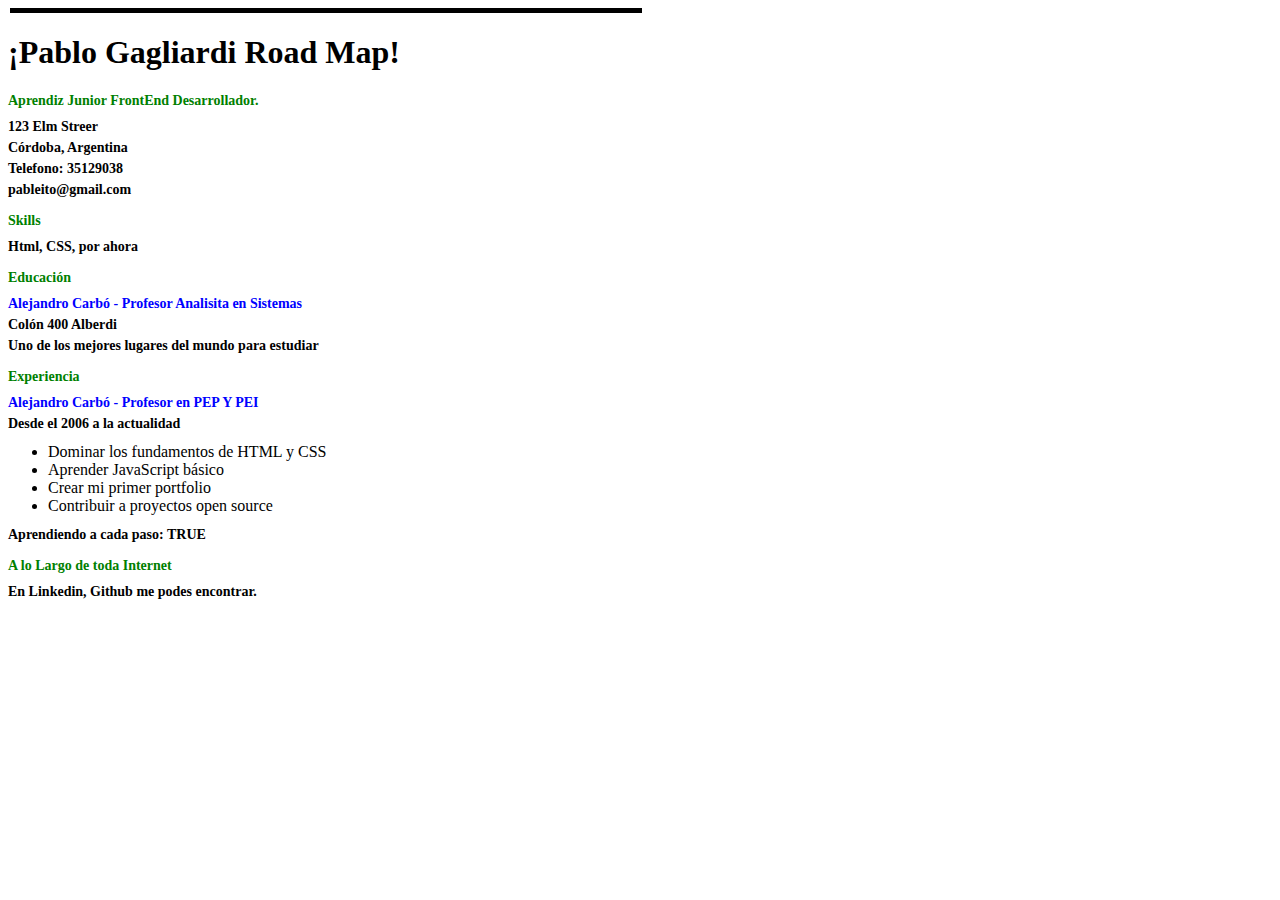
<file: INDEX.HTML>
<!DOCTYPE html>
<html lang="es">
<head>
    <!-- Favicon (icono en la pestaña del navegador) -->
    <link rel="icon" href="favicon.ico" type="image/x-icon"> <!-- Versión básica .ico -->
    <link rel="icon" href="img/favicon-32x32.png" type="image/png" sizes="32x32"> <!-- Para dispositivos modernos -->
    <link rel="apple-touch-icon" href="img/apple-touch-icon.png"> <!-- Para iOS -->
    <meta charset="UTF-8">
    <meta name="viewport" content="width=device-width, initial-scale=1.0">
    <title>Profesor Pablo Gagliardi</title>
    <meta property="og:title" content="Roadmap de Pablo Gagliardi | Futuro Desarrollador FrontEnd">
    <meta property="og:description" content="Mi trayectoria de aprendizaje en desarrollo web: HTML, CSS y próximamente JavaScript.">
    
    <!-- Twitter -->
    <meta name="twitter:card" content="summary">
    <meta name="twitter:creator" content="@tuUsuario"> <!-- Tu @ de Twitter (opcional) -->
</head>
<style>
    /* Estilo para la línea horizontal */
    hr {
        border: none; /* Elimina el borde predeterminado */
        height: 5px; /* Ajusta el grosor de la línea */
        width: 50%; /* Ajusta el ancho de la línea (50% del ancho de la pantalla) */
        background-color: black; /* Cambia el color de la línea */
        margin-left: 2px; /* Centra la línea horizontal */
    }
</style>
<style>
    /*Texto de los parrafos*/
    .texto-estilizado {
      color: green;
      font-size: 14px;
      font-weight: bold;
    }
    .titulo{
        color: black;
        font-size: 14px;
        font-weight: bold;
        line-height: 0.5;
    }
    .titulo_azul{
        color: blue;
        font-size: 14px;
        font-weight: bold;
        line-height: 0.5;
    }
  </style>
<style>
    .espacio {
      margin: 20px 0; /* 20px arriba/abajo, 0 izquierda/derecha */
      display: block;
    }
</style>
</head>
<body>
    <hr>
    <div class="espacio"></div>
    <h1>¡Pablo Gagliardi Road Map!</h1>
    <div class="espacio"></div>
    <p class="texto-estilizado">Aprendiz Junior FrontEnd Desarrollador.</p>
    <p class="titulo"> 123 Elm Streer</p>
    <p class="titulo"> Córdoba, Argentina</p>
    <p class="titulo"> Telefono: 35129038</p>
    <p class="titulo"> pableito@gmail.com</p>
    <div class="espacio"></div>
    <p class="texto-estilizado"> Skills </p>
    <p class="titulo"> Html, CSS, por ahora</p>
    <div class="espacio"></div>
    <p class="texto-estilizado"> Educación </p>
    <p class="titulo_azul"> Alejandro Carbó - Profesor Analisita en Sistemas</p>
    <p class="titulo"> Colón 400 Alberdi</p>
    <p class="titulo"> Uno de los mejores lugares del mundo para estudiar</p>
    <div class="espacio"></div>
    <p class="texto-estilizado"> Experiencia </p>
    <p class="titulo_azul"> Alejandro Carbó - Profesor en PEP Y PEI</p>
    <p class="titulo"> Desde el 2006 a la actualidad</p>
    <ul>
        <li>Dominar los fundamentos de HTML y CSS</li>
        <li>Aprender JavaScript básico</li>
        <li>Crear mi primer portfolio</li>
        <li>Contribuir a proyectos open source</li>
    </ul>
    <p class="titulo"> Aprendiendo a cada paso: TRUE </p>
    <div class="espacio"></div>
    <p class="texto-estilizado"> A lo Largo de toda Internet </p>
    <p class="titulo"> En Linkedin, Github me podes encontrar.</p>
</body>
</html>
</file>
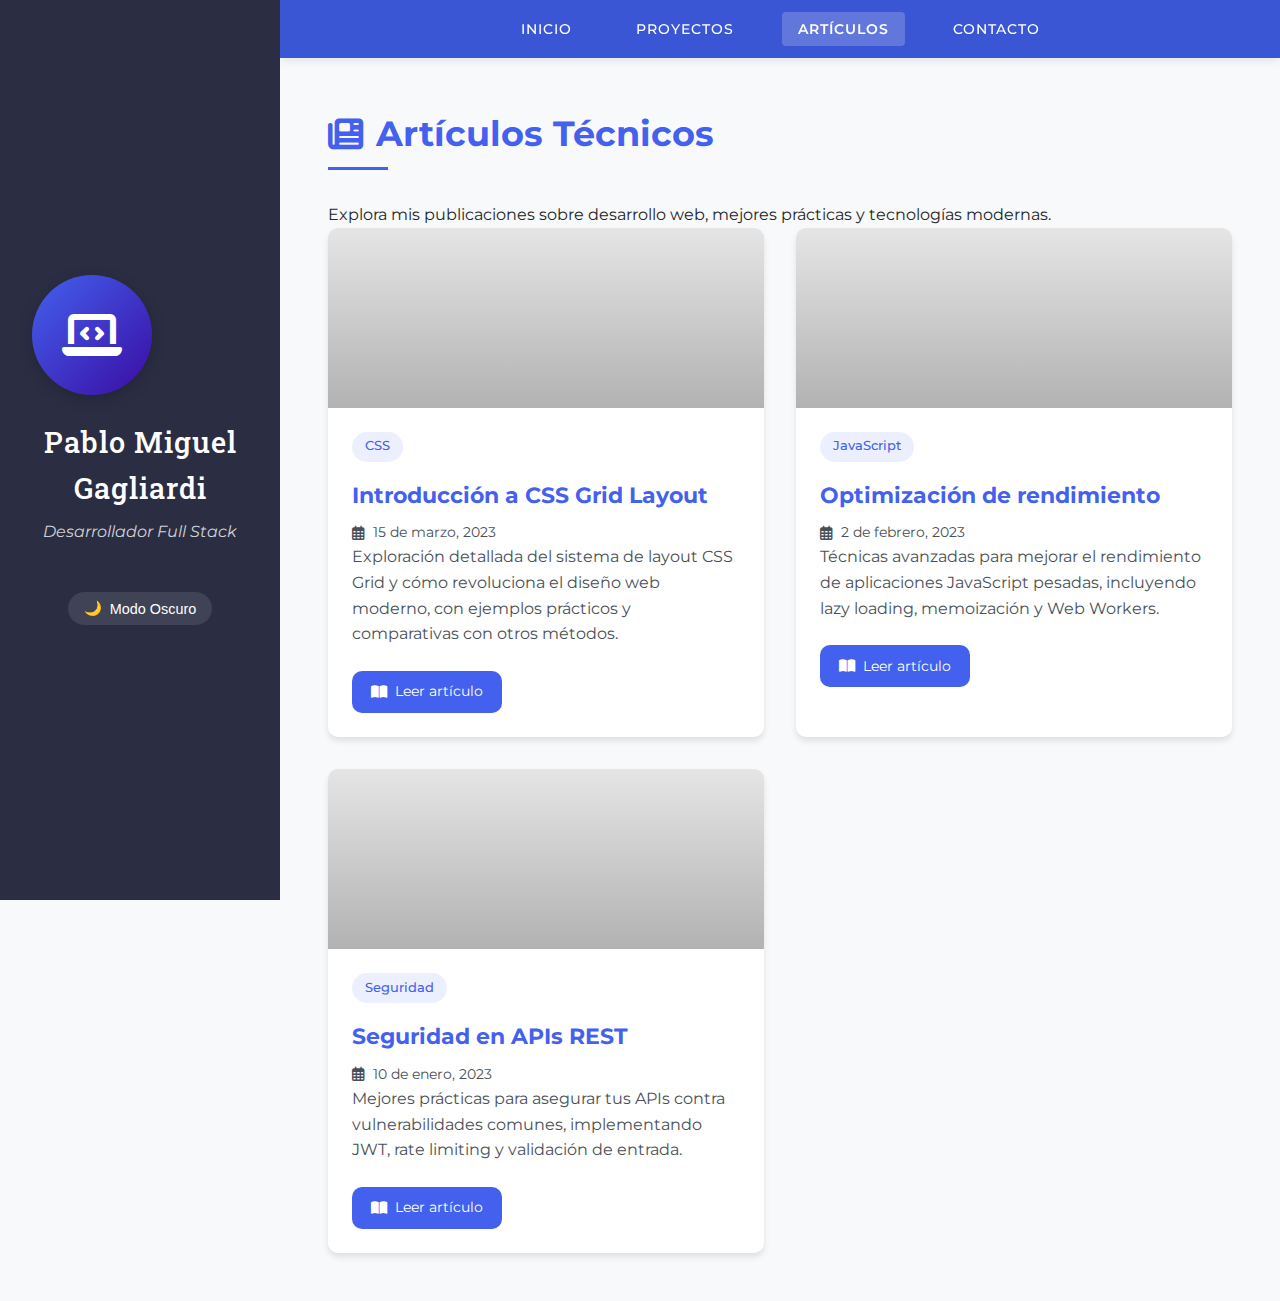
<file: articulos.html>
<!DOCTYPE html>
<html lang="es">
<head>
    <meta charset="UTF-8">
    <meta name="viewport" content="width=device-width, initial-scale=1.0">
    <title>Artículos Técnicos | Pablo Miguel Gagliardi</title>
    <link rel="preconnect" href="https://fonts.googleapis.com">
    <link rel="preconnect" href="https://fonts.gstatic.com" crossorigin>
    <link href="https://fonts.googleapis.com/css2?family=Montserrat:wght@400;500;600;700&family=Roboto+Slab:wght@300;400;500&display=swap" rel="stylesheet">
    <link rel="stylesheet" href="https://cdnjs.cloudflare.com/ajax/libs/font-awesome/6.4.0/css/all.min.css">
    <style>
        :root {
            /* Tema original (light) */
            --bg-primary: #f8f9fa;
            --bg-secondary: #ffffff;
            --text-primary: #212529;
            --text-secondary: #495057;
            --accent-color: #4361ee;
            --accent-hover: #3a56d4;
            --sidebar-bg: #2b2d42;
            --sidebar-text: #ffffff;
            --nav-bg: #3a56d4;
            --nav-text: #ffffff;
            --card-shadow: 0 4px 6px rgba(0, 0, 0, 0.1);
            --transition-speed: 0.3s;
            --border-radius: 10px;
        }

        .dark-mode {
            /* Tema dark */
            --bg-primary: #121212;
            --bg-secondary: #1e1e1e;
            --text-primary: #e1e1e1;
            --text-secondary: #b0b0b0;
            --accent-color: #4cc9f0;
            --accent-hover: #3aa8d4;
            --sidebar-bg: #0d1b2a;
            --sidebar-text: #ffffff;
            --nav-bg: #1b263b;
            --nav-text: #ffffff;
            --card-shadow: 0 4px 6px rgba(0, 0, 0, 0.3);
        }

        * {
            box-sizing: border-box;
            margin: 0;
            padding: 0;
            transition: background-color var(--transition-speed), 
                        color var(--transition-speed),
                        border-color var(--transition-speed);
        }

        body {
            font-family: 'Montserrat', sans-serif;
            background-color: var(--bg-primary);
            color: var(--text-primary);
            display: grid;
            grid-template-columns: 280px 1fr;
            min-height: 100vh;
            line-height: 1.6;
        }

        /* Barra lateral */
        .sidebar {
            background-color: var(--sidebar-bg);
            color: var(--sidebar-text);
            padding: 2rem;
            position: fixed;
            height: 100vh;
            width: 280px;
            display: flex;
            flex-direction: column;
            justify-content: center;
            align-items: center;
            text-align: center;
            z-index: 100;
        }

        .logo-container {
            width: 120px;
            height: 120px;
            background: linear-gradient(135deg, #4361ee 0%, #3a0ca3 100%);
            border-radius: 50%;
            display: flex;
            justify-content: center;
            align-items: center;
            margin-bottom: 1.5rem;
            box-shadow: 0 4px 15px rgba(0, 0, 0, 0.2);
        }

        .logo-icon {
            font-size: 3rem;
            color: white;
        }

        .nombre {
            font-family: 'Roboto Slab', serif;
            font-size: 1.8rem;
            font-weight: 500;
            margin-bottom: 0.5rem;
            letter-spacing: 1px;
            color: white;
        }

        .profesion {
            font-size: 1rem;
            color: rgba(255, 255, 255, 0.8);
            margin-bottom: 2rem;
            font-style: italic;
        }

        .theme-switcher {
            background: rgba(255, 255, 255, 0.1);
            border: none;
            color: white;
            padding: 0.5rem 1rem;
            border-radius: 20px;
            cursor: pointer;
            display: flex;
            align-items: center;
            gap: 0.5rem;
            font-size: 0.9rem;
            margin-top: 1rem;
        }

        .theme-switcher:hover {
            background: rgba(255, 255, 255, 0.2);
        }

        /* Barra de navegación */
        nav {
            background-color: var(--nav-bg);
            grid-column: 2;
            width: 100%;
            padding: 1rem 0;
            position: sticky;
            top: 0;
            z-index: 90;
            box-shadow: 0 2px 10px rgba(0, 0, 0, 0.1);
        }

        nav ul {
            display: flex;
            justify-content: center;
            list-style: none;
            flex-wrap: wrap;
        }

        nav li {
            margin: 0 1rem;
        }

        nav a {
            color: var(--nav-text);
            text-decoration: none;
            font-size: 1rem;
            font-weight: 500;
            padding: 0.5rem 1rem;
            border-radius: 4px;
            transition: all var(--transition-speed) ease;
            text-transform: uppercase;
            letter-spacing: 1px;
            font-size: 0.9rem;
        }

        nav a:hover {
            background-color: white;
            color: var(--nav-bg);
        }

        /* Contenido principal */
        .contenido {
            grid-column: 2;
            padding: 3rem;
            background-color: var(--bg-primary);
        }

        h1 {
            color: var(--accent-color);
            margin-bottom: 2rem;
            font-size: 2.2rem;
            position: relative;
            padding-bottom: 0.5rem;
            display: flex;
            align-items: center;
            gap: 0.8rem;
        }

        h1::after {
            content: '';
            position: absolute;
            bottom: 0;
            left: 0;
            width: 60px;
            height: 3px;
            background-color: var(--accent-color);
        }

        /* Estilos para artículos */
        .articulos-container {
            display: grid;
            grid-template-columns: repeat(auto-fill, minmax(350px, 1fr));
            gap: 2rem;
        }

        .articulo {
            background: var(--bg-secondary);
            border-radius: var(--border-radius);
            box-shadow: var(--card-shadow);
            overflow: hidden;
            transition: transform 0.3s ease;
        }

        .articulo:hover {
            transform: translateY(-5px);
        }

        .articulo-imagen {
            height: 180px;
            background-size: cover;
            background-position: center;
            position: relative;
        }

        .articulo-imagen::after {
            content: '';
            position: absolute;
            top: 0;
            left: 0;
            right: 0;
            bottom: 0;
            background: linear-gradient(to bottom, rgba(0,0,0,0.1), rgba(0,0,0,0.3));
        }

        .articulo-contenido {
            padding: 1.5rem;
        }

        .articulo-header {
            display: flex;
            justify-content: space-between;
            align-items: center;
            margin-bottom: 1rem;
        }

        .articulo-titulo {
            font-size: 1.4rem;
            color: var(--accent-color);
            margin-bottom: 0.5rem;
        }

        .articulo-fecha {
            color: var(--text-secondary);
            font-size: 0.9rem;
            display: flex;
            align-items: center;
            gap: 0.5rem;
        }

        .articulo-descripcion {
            color: var(--text-secondary);
            margin-bottom: 1.5rem;
            line-height: 1.6;
        }

        .articulo-tema {
            display: inline-block;
            background: rgba(67, 97, 238, 0.1);
            color: var(--accent-color);
            padding: 0.3rem 0.8rem;
            border-radius: 20px;
            font-size: 0.8rem;
            font-weight: 500;
            margin-bottom: 1rem;
        }

        .articulo-enlace {
            display: inline-flex;
            align-items: center;
            gap: 0.5rem;
            padding: 0.6rem 1.2rem;
            background-color: var(--accent-color);
            color: white;
            text-decoration: none;
            border-radius: var(--border-radius);
            font-size: 0.9rem;
            transition: background-color var(--transition-speed);
        }

        .articulo-enlace:hover {
            background-color: var(--accent-hover);
        }

        /* Estilo para la página activa */
        .active {
            background-color: rgba(255, 255, 255, 0.2);
            font-weight: 600;
        }

        /* Responsive */
        @media (max-width: 992px) {
            body {
                grid-template-columns: 1fr;
            }

            .sidebar {
                position: relative;
                width: 100%;
                height: auto;
                padding: 1.5rem;
                flex-direction: row;
                justify-content: space-between;
                align-items: center;
            }

            .logo-container {
                width: 80px;
                height: 80px;
                margin-bottom: 0;
                margin-right: 1rem;
            }

            .logo-icon {
                font-size: 2rem;
            }

            .sidebar-content {
                text-align: left;
                display: flex;
                align-items: center;
            }

            .nombre {
                font-size: 1.5rem;
                margin-bottom: 0;
            }

            .profesion {
                margin-bottom: 0;
                margin-left: 1rem;
            }

            .theme-switcher {
                margin-top: 0;
            }

            .contenido {
                grid-column: 1;
                padding: 2rem;
            }

            nav {
                grid-column: 1;
            }
        }

        @media (max-width: 768px) {
            .sidebar {
                flex-direction: column;
                text-align: center;
            }

            .sidebar-content {
                flex-direction: column;
                text-align: center;
                margin-bottom: 1rem;
            }

            .profesion {
                margin-left: 0;
                margin-top: 0.5rem;
            }

            nav ul {
                flex-direction: column;
                align-items: center;
            }

            nav li {
                margin: 0.3rem 0;
            }
            
            .articulos-container {
                grid-template-columns: 1fr;
            }
            
            h1 {
                font-size: 1.8rem;
            }
        }
    </style>
</head>
<body>
    <!-- Barra lateral con nombre -->
    <aside class="sidebar">
        <div class="sidebar-content">
            <div class="logo-container">
                <i class="fas fa-laptop-code logo-icon"></i>
            </div>
            <div>
                <div class="nombre">Pablo Miguel Gagliardi</div>
                <div class="profesion">Desarrollador Full Stack</div>
            </div>
        </div>
        <button class="theme-switcher" id="themeSwitcher">
            <span id="themeIcon">🌙</span>
            <span id="themeText">Modo Oscuro</span>
        </button>
    </aside>
    
    <!-- Barra de navegación -->
    <nav>
        <ul>
            <li><a href="index.html">Inicio</a></li>
            <li><a href="proyectos.html">Proyectos</a></li>
            <li><a href="articulos.html" class="active">Artículos</a></li>
            <li><a href="contacto.html">Contacto</a></li>
        </ul>
    </nav>
    
    <!-- Contenido principal -->
    <main class="contenido">
        <h1>
            <i class="fas fa-newspaper"></i> Artículos Técnicos
        </h1>
        <p>Explora mis publicaciones sobre desarrollo web, mejores prácticas y tecnologías modernas.</p>
        
        <div class="articulos-container">
            <!-- Artículo 1 -->
            <div class="articulo">
                <div class="articulo-imagen" style="background-image: url('https://images.unsplash.com/photo-1627398242454-45a1465c2479?ixlib=rb-4.0.3&ixid=M3wxMjA3fDB8MHxwaG90by1wYWdlfHx8fGVufDB8fHx8fA%3D%3D&auto=format&fit=crop&w=1374&q=80');">
                </div>
                <div class="articulo-contenido">
                    <span class="articulo-tema">CSS</span>
                    <h2 class="articulo-titulo">Introducción a CSS Grid Layout</h2>
                    <div class="articulo-fecha">
                        <i class="far fa-calendar-alt"></i> 15 de marzo, 2023
                    </div>
                    <p class="articulo-descripcion">
                        Exploración detallada del sistema de layout CSS Grid y cómo revoluciona el diseño web moderno, con ejemplos prácticos y comparativas con otros métodos.
                    </p>
                    <a href="#" class="articulo-enlace">
                        <i class="fas fa-book-open"></i> Leer artículo
                    </a>
                </div>
            </div>
            
            <!-- Artículo 2 -->
            <div class="articulo">
                <div class="articulo-imagen" style="background-image: url('https://images.unsplash.com/photo-1579468118864-1b9ea3c0db4a?ixlib=rb-4.0.3&ixid=M3wxMjA3fDB8MHxwaG90by1wYWdlfHx8fGVufDB8fHx8fA%3D%3D&auto=format&fit=crop&w=1470&q=80');">
                </div>
                <div class="articulo-contenido">
                    <span class="articulo-tema">JavaScript</span>
                    <h2 class="articulo-titulo">Optimización de rendimiento</h2>
                    <div class="articulo-fecha">
                        <i class="far fa-calendar-alt"></i> 2 de febrero, 2023
                    </div>
                    <p class="articulo-descripcion">
                        Técnicas avanzadas para mejorar el rendimiento de aplicaciones JavaScript pesadas, incluyendo lazy loading, memoización y Web Workers.
                    </p>
                    <a href="#" class="articulo-enlace">
                        <i class="fas fa-book-open"></i> Leer artículo
                    </a>
                </div>
            </div>
            
            <!-- Artículo 3 -->
            <div class="articulo">
                <div class="articulo-imagen" style="background-image: url('https://images.unsplash.com/photo-1550751827-4bd374c3f58b?ixlib=rb-4.0.3&ixid=M3wxMjA3fDB8MHxwaG90by1wYWdlfHx8fGVufDB8fHx8fA%3D%3D&auto=format&fit=crop&w=1470&q=80');">
                </div>
                <div class="articulo-contenido">
                    <span class="articulo-tema">Seguridad</span>
                    <h2 class="articulo-titulo">Seguridad en APIs REST</h2>
                    <div class="articulo-fecha">
                        <i class="far fa-calendar-alt"></i> 10 de enero, 2023
                    </div>
                    <p class="articulo-descripcion">
                        Mejores prácticas para asegurar tus APIs contra vulnerabilidades comunes, implementando JWT, rate limiting y validación de entrada.
                    </p>
                    <a href="#" class="articulo-enlace">
                        <i class="fas fa-book-open"></i> Leer artículo
                    </a>
                </div>
            </div>
        </div>
    </main>

    <script>
        // Conmutador de temas
        const themeSwitcher = document.getElementById('themeSwitcher');
        const themeIcon = document.getElementById('themeIcon');
        const themeText = document.getElementById('themeText');
        
        // Comprobar preferencia del sistema
        const prefersDarkScheme = window.matchMedia('(prefers-color-scheme: dark)');
        
        // Comprobar almacenamiento local
        const currentTheme = localStorage.getItem('theme');
        
        if (currentTheme === 'dark' || (!currentTheme && prefersDarkScheme.matches)) {
            document.body.classList.add('dark-mode');
            themeIcon.textContent = '☀️';
            themeText.textContent = 'Modo Claro';
        }
        
        themeSwitcher.addEventListener('click', () => {
            document.body.classList.toggle('dark-mode');
            
            if (document.body.classList.contains('dark-mode')) {
                themeIcon.textContent = '☀️';
                themeText.textContent = 'Modo Claro';
                localStorage.setItem('theme', 'dark');
            } else {
                themeIcon.textContent = '🌙';
                themeText.textContent = 'Modo Oscuro';
                localStorage.setItem('theme', 'light');
            }
        });
    </script>
</body>
</html>
</file>
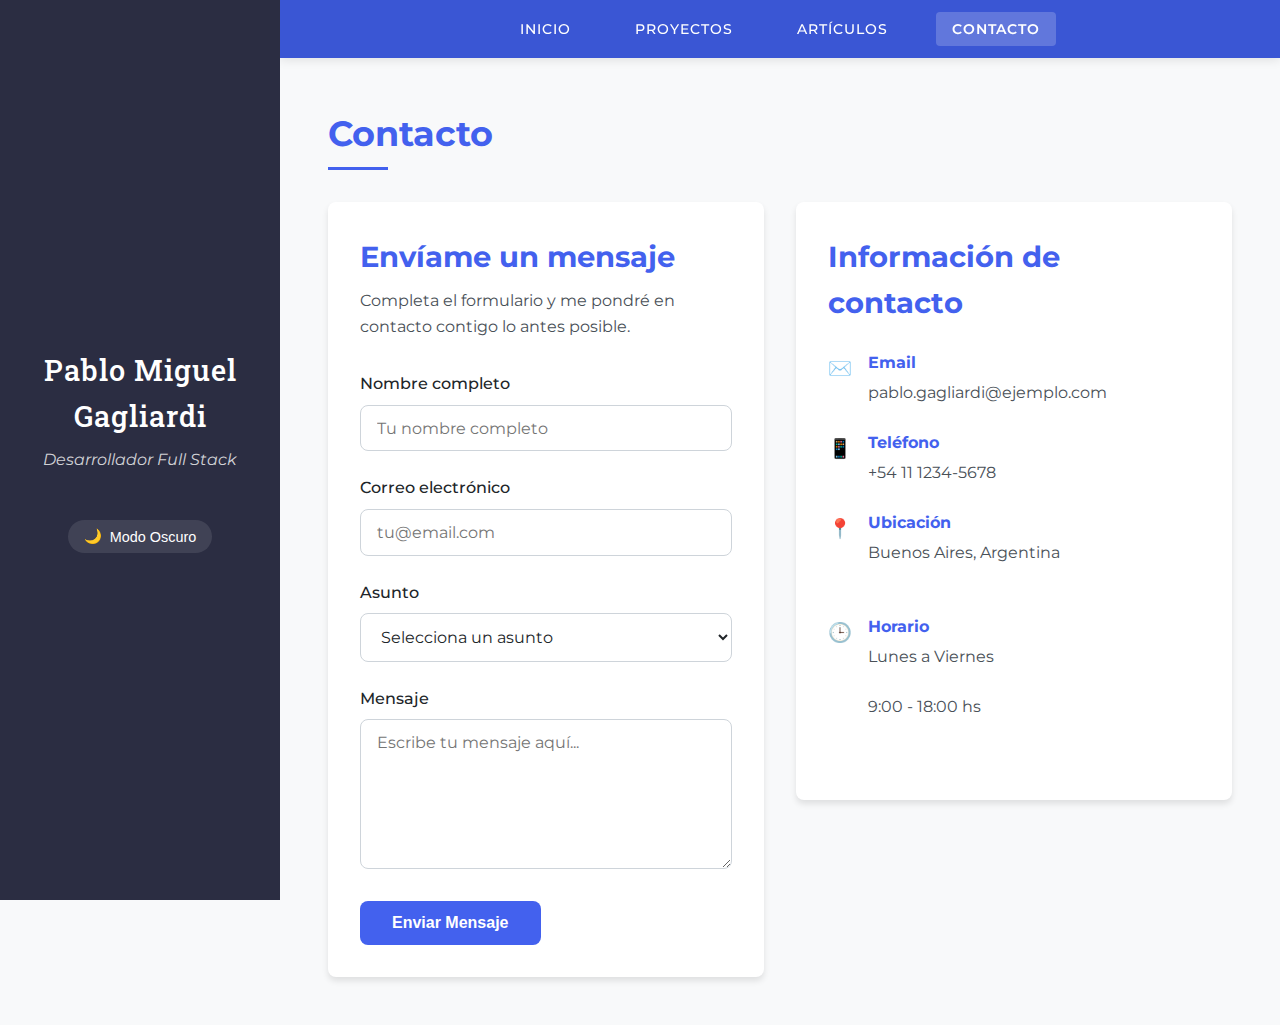
<file: contacto.html>
<!DOCTYPE html>
<html lang="es">
<head>
    <meta charset="UTF-8">
    <meta name="viewport" content="width=device-width, initial-scale=1.0">
    <title>Pablo Miguel Gagliardi - Portfolio</title>
    <link rel="preconnect" href="https://fonts.googleapis.com">
    <link rel="preconnect" href="https://fonts.gstatic.com" crossorigin>
    <link href="https://fonts.googleapis.com/css2?family=Montserrat:wght@400;500;600;700&family=Roboto+Slab:wght@300;400;500&display=swap" rel="stylesheet">
    <style>
        :root {
            /* Tema original (light) */
            --bg-primary: #f8f9fa;
            --bg-secondary: #ffffff;
            --text-primary: #212529;
            --text-secondary: #495057;
            --accent-color: #4361ee;
            --accent-hover: #3a56d4;
            --sidebar-bg: #2b2d42;
            --sidebar-text: #ffffff;
            --nav-bg: #3a56d4;
            --nav-text: #ffffff;
            --card-shadow: 0 4px 6px rgba(0, 0, 0, 0.1);
            --transition-speed: 0.3s;
            --border-radius: 8px;
            --input-border: #ced4da;
        }

        .dark-mode {
            /* Tema dark */
            --bg-primary: #121212;
            --bg-secondary: #1e1e1e;
            --text-primary: #e1e1e1;
            --text-secondary: #b0b0b0;
            --accent-color: #4cc9f0;
            --accent-hover: #3aa8d4;
            --sidebar-bg: #0d1b2a;
            --sidebar-text: #ffffff;
            --nav-bg: #1b263b;
            --nav-text: #ffffff;
            --card-shadow: 0 4px 6px rgba(0, 0, 0, 0.3);
            --input-border: #444;
        }

        * {
            box-sizing: border-box;
            margin: 0;
            padding: 0;
            transition: background-color var(--transition-speed), 
                        color var(--transition-speed),
                        border-color var(--transition-speed);
        }

        body {
            font-family: 'Montserrat', sans-serif;
            background-color: var(--bg-primary);
            color: var(--text-primary);
            display: grid;
            grid-template-columns: 280px 1fr;
            min-height: 100vh;
            line-height: 1.6;
        }

        /* Barra lateral */
        .sidebar {
            background-color: var(--sidebar-bg);
            color: var(--sidebar-text);
            padding: 2rem;
            position: fixed;
            height: 100vh;
            width: 280px;
            display: flex;
            flex-direction: column;
            justify-content: center;
            align-items: center;
            text-align: center;
            z-index: 100;
        }

        .nombre {
            font-family: 'Roboto Slab', serif;
            font-size: 1.8rem;
            font-weight: 500;
            margin-bottom: 0.5rem;
            letter-spacing: 1px;
            color: white;
        }

        .profesion {
            font-size: 1rem;
            color: rgba(255, 255, 255, 0.8);
            margin-bottom: 2rem;
            font-style: italic;
        }

        .theme-switcher {
            background: rgba(255, 255, 255, 0.1);
            border: none;
            color: white;
            padding: 0.5rem 1rem;
            border-radius: 20px;
            cursor: pointer;
            display: flex;
            align-items: center;
            gap: 0.5rem;
            font-size: 0.9rem;
            margin-top: 1rem;
        }

        .theme-switcher:hover {
            background: rgba(255, 255, 255, 0.2);
        }

        /* Barra de navegación */
        nav {
            background-color: var(--nav-bg);
            grid-column: 2;
            width: 100%;
            padding: 1rem 0;
            position: sticky;
            top: 0;
            z-index: 90;
            box-shadow: 0 2px 10px rgba(0, 0, 0, 0.1);
        }

        nav ul {
            display: flex;
            justify-content: center;
            list-style: none;
            flex-wrap: wrap;
        }

        nav li {
            margin: 0 1rem;
        }

        nav a {
            color: var(--nav-text);
            text-decoration: none;
            font-size: 1rem;
            font-weight: 500;
            padding: 0.5rem 1rem;
            border-radius: 4px;
            transition: all var(--transition-speed) ease;
            text-transform: uppercase;
            letter-spacing: 1px;
            font-size: 0.9rem;
        }

        nav a:hover {
            background-color: white;
            color: var(--nav-bg);
        }

        /* Contenido principal */
        .contenido {
            grid-column: 2;
            padding: 3rem;
            background-color: var(--bg-primary);
        }

        h1 {
            color: var(--accent-color);
            margin-bottom: 2rem;
            font-size: 2.2rem;
            position: relative;
            padding-bottom: 0.5rem;
        }

        h1::after {
            content: '';
            position: absolute;
            bottom: 0;
            left: 0;
            width: 60px;
            height: 3px;
            background-color: var(--accent-color);
        }

        h2 {
            color: var(--accent-color);
            margin-bottom: 1rem;
            font-size: 1.5rem;
        }

        p {
            color: var(--text-secondary);
            margin-bottom: 1.5rem;
        }

        /* Estilo para la página activa */
        .active {
            background-color: rgba(255, 255, 255, 0.2);
            font-weight: 600;
        }

        /* ------------------------- */
        /* ESTILOS DEL FORMULARIO */
        /* ------------------------- */
        
        .form-container {
            display: grid;
            grid-template-columns: 1fr 1fr;
            gap: 2rem;
            margin-top: 2rem;
        }
        
        .form-contacto {
            background: var(--bg-secondary);
            padding: 2rem;
            border-radius: var(--border-radius);
            box-shadow: var(--card-shadow);
        }
        
        .form-header {
            margin-bottom: 2rem;
        }
        
        .form-header h2 {
            font-size: 1.8rem;
            margin-bottom: 0.5rem;
            color: var(--accent-color);
        }
        
        .form-header p {
            color: var(--text-secondary);
        }
        
        .form-group {
            margin-bottom: 1.5rem;
            position: relative;
        }
        
        .form-group label {
            display: block;
            margin-bottom: 0.5rem;
            font-weight: 500;
            color: var(--text-primary);
        }
        
        .form-group input,
        .form-group textarea,
        .form-group select {
            width: 100%;
            padding: 0.8rem 1rem;
            border: 1px solid var(--input-border);
            border-radius: var(--border-radius);
            background-color: var(--bg-secondary);
            color: var(--text-primary);
            font-family: 'Montserrat', sans-serif;
            font-size: 1rem;
        }
        
        .form-group input:focus,
        .form-group textarea:focus,
        .form-group select:focus {
            outline: none;
            border-color: var(--accent-color);
            box-shadow: 0 0 0 2px rgba(67, 97, 238, 0.2);
        }
        
        .form-group textarea {
            min-height: 150px;
            resize: vertical;
        }
        
        .btn-submit {
            background-color: var(--accent-color);
            color: white;
            border: none;
            padding: 0.8rem 2rem;
            border-radius: var(--border-radius);
            font-size: 1rem;
            font-weight: 600;
            cursor: pointer;
            transition: background-color var(--transition-speed);
            display: inline-flex;
            align-items: center;
            gap: 0.5rem;
        }
        
        .btn-submit:hover {
            background-color: var(--accent-hover);
        }
        
        .info-contacto {
            background: var(--bg-secondary);
            padding: 2rem;
            border-radius: var(--border-radius);
            box-shadow: var(--card-shadow);
            height: fit-content;
        }
        
        .info-contacto h2 {
            margin-bottom: 1.5rem;
            font-size: 1.8rem;
        }
        
        .contacto-item {
            display: flex;
            align-items: flex-start;
            gap: 1rem;
            margin-bottom: 1.5rem;
        }
        
        .contacto-icon {
            font-size: 1.2rem;
            margin-top: 0.2rem;
        }
        
        .contacto-item h3 {
            font-size: 1rem;
            color: var(--accent-color);
            margin-bottom: 0.3rem;
        }
        
        .contacto-item p, 
        .contacto-item a {
            color: var(--text-secondary);
            text-decoration: none;
        }
        
        .contacto-item a:hover {
            color: var(--accent-color);
            text-decoration: underline;
        }
        
        /* Responsive */
        @media (max-width: 992px) {
            body {
                grid-template-columns: 1fr;
            }

            .sidebar {
                position: relative;
                width: 100%;
                height: auto;
                padding: 1.5rem;
                flex-direction: row;
                justify-content: space-between;
                align-items: center;
            }

            .sidebar-content {
                text-align: left;
            }

            .nombre {
                font-size: 1.5rem;
                margin-bottom: 0;
            }

            .profesion {
                margin-bottom: 0;
            }

            .theme-switcher {
                margin-top: 0;
            }

            .contenido {
                grid-column: 1;
                padding: 2rem;
            }

            nav {
                grid-column: 1;
            }
            
            .form-container {
                grid-template-columns: 1fr;
            }
        }

        @media (max-width: 768px) {
            .sidebar {
                flex-direction: column;
                text-align: center;
            }

            .sidebar-content {
                text-align: center;
                margin-bottom: 1rem;
            }

            nav ul {
                flex-direction: column;
                align-items: center;
            }

            nav li {
                margin: 0.3rem 0;
            }
        }
    </style>
</head>
<body>
    <!-- Barra lateral con nombre -->
    <aside class="sidebar">
        <div class="sidebar-content">
            <div class="nombre">Pablo Miguel Gagliardi</div>
            <div class="profesion">Desarrollador Full Stack</div>
        </div>
        <button class="theme-switcher" id="themeSwitcher">
            <span id="themeIcon">🌙</span>
            <span id="themeText">Modo Oscuro</span>
        </button>
    </aside>
    
    <!-- Barra de navegación -->
    <nav>
        <ul>
            <li><a href="index.html">Inicio</a></li>
            <li><a href="proyectos.html">Proyectos</a></li>
            <li><a href="articulos.html">Artículos</a></li>
            <li><a href="contacto.html" class="active">Contacto</a></li>
        </ul>
    </nav>
    
    <!-- Contenido principal -->
    <main class="contenido">
        <h1>Contacto</h1>
        
        <div class="form-container">
            <form class="form-contacto">
                <div class="form-header">
                    <h2>Envíame un mensaje</h2>
                    <p>Completa el formulario y me pondré en contacto contigo lo antes posible.</p>
                </div>
                
                <div class="form-group">
                    <label for="nombre">Nombre completo</label>
                    <input type="text" id="nombre" name="nombre" required placeholder="Tu nombre completo">
                </div>
                
                <div class="form-group">
                    <label for="email">Correo electrónico</label>
                    <input type="email" id="email" name="email" required placeholder="tu@email.com">
                </div>
                
                <div class="form-group">
                    <label for="asunto">Asunto</label>
                    <select id="asunto" name="asunto" required>
                        <option value="" disabled selected>Selecciona un asunto</option>
                        <option value="consulta">Consulta general</option>
                        <option value="proyecto">Propuesta de proyecto</option>
                        <option value="trabajo">Oferta laboral</option>
                        <option value="otro">Otro</option>
                    </select>
                </div>
                
                <div class="form-group">
                    <label for="mensaje">Mensaje</label>
                    <textarea id="mensaje" name="mensaje" required placeholder="Escribe tu mensaje aquí..."></textarea>
                </div>
                
                <button type="submit" class="btn-submit">
                    Enviar Mensaje
                </button>
            </form>
            
            <div class="info-contacto">
                <h2>Información de contacto</h2>
                
                <div class="contacto-item">
                    <div class="contacto-icon">✉️</div>
                    <div>
                        <h3>Email</h3>
                        <a href="mailto:pablo.gagliardi@ejemplo.com">pablo.gagliardi@ejemplo.com</a>
                    </div>
                </div>
                
                <div class="contacto-item">
                    <div class="contacto-icon">📱</div>
                    <div>
                        <h3>Teléfono</h3>
                        <a href="tel:+541112345678">+54 11 1234-5678</a>
                    </div>
                </div>
                
                <div class="contacto-item">
                    <div class="contacto-icon">📍</div>
                    <div>
                        <h3>Ubicación</h3>
                        <p>Buenos Aires, Argentina</p>
                    </div>
                </div>
                
                <div class="contacto-item">
                    <div class="contacto-icon">🕒</div>
                    <div>
                        <h3>Horario</h3>
                        <p>Lunes a Viernes</p>
                        <p>9:00 - 18:00 hs</p>
                    </div>
                </div>
            </div>
        </div>
    </main>

    <script>
        // Conmutador de temas
        const themeSwitcher = document.getElementById('themeSwitcher');
        const themeIcon = document.getElementById('themeIcon');
        const themeText = document.getElementById('themeText');
        
        // Comprobar preferencia del sistema
        const prefersDarkScheme = window.matchMedia('(prefers-color-scheme: dark)');
        
        // Comprobar almacenamiento local
        const currentTheme = localStorage.getItem('theme');
        
        if (currentTheme === 'dark' || (!currentTheme && prefersDarkScheme.matches)) {
            document.body.classList.add('dark-mode');
            themeIcon.textContent = '☀️';
            themeText.textContent = 'Modo Claro';
        }
        
        themeSwitcher.addEventListener('click', () => {
            document.body.classList.toggle('dark-mode');
            
            if (document.body.classList.contains('dark-mode')) {
                themeIcon.textContent = '☀️';
                themeText.textContent = 'Modo Claro';
                localStorage.setItem('theme', 'dark');
            } else {
                themeIcon.textContent = '🌙';
                themeText.textContent = 'Modo Oscuro';
                localStorage.setItem('theme', 'light');
            }
        });
    </script>
</body>
</html>
</file>
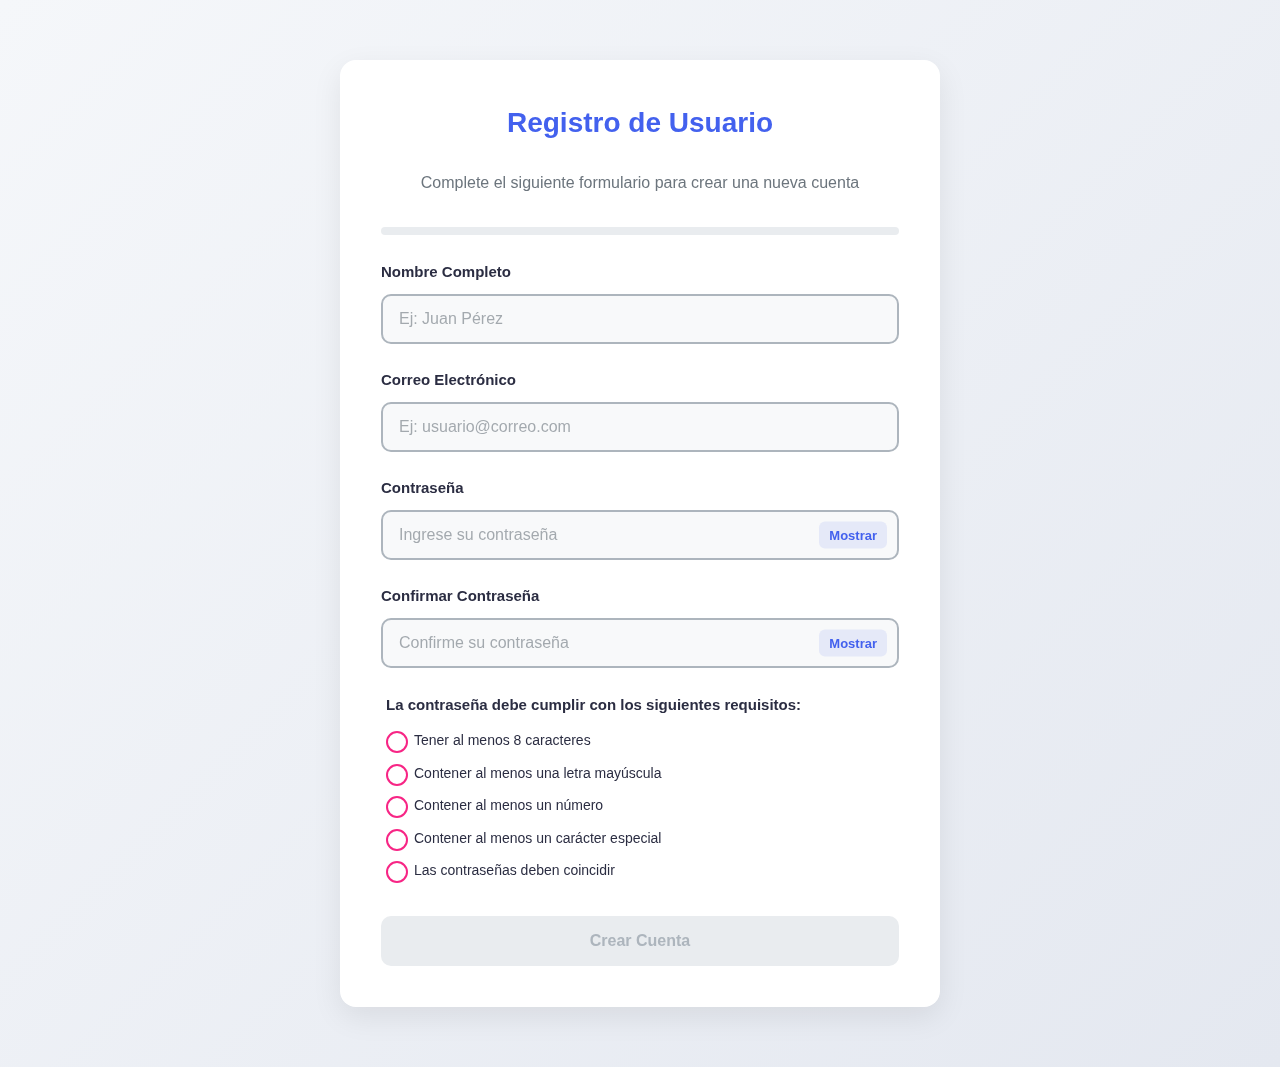
<file: indel.html>
<!DOCTYPE html>
<html lang="es">
<head>
    <meta charset="UTF-8">
    <meta name="viewport" content="width=device-width, initial-scale=1.0">
    <title>Formulario de Registro Profesional</title>
    <style>
        :root {
            --color-primario: #4361ee;
            --color-secundario: #3a0ca3;
            --color-exito: #4cc9f0;
            --color-error: #f72585;
            --color-fondo: #f8f9fa;
            --color-texto: #2b2d42;
            --color-borde: #adb5bd;
            --color-placeholder: #6c757d;
        }

        * {
            box-sizing: border-box;
            margin: 0;
            padding: 0;
        }

        body {
            font-family: 'Inter', -apple-system, BlinkMacSystemFont, sans-serif;
            line-height: 1.6;
            color: var(--color-texto);
            background-color: var(--color-fondo);
            padding: 20px;
            background-image: linear-gradient(135deg, #f5f7fa 0%, #e4e8f0 100%);
        }

        .contenedor {
            max-width: 600px;
            margin: 40px auto;
            background: white;
            padding: 40px;
            border-radius: 16px;
            box-shadow: 0 10px 30px rgba(0, 0, 0, 0.08);
            border: 1px solid rgba(255, 255, 255, 0.3);
            backdrop-filter: blur(10px);
        }

        h1 {
            color: var(--color-primario);
            margin-bottom: 24px;
            text-align: center;
            font-size: 28px;
            font-weight: 700;
        }

        .descripcion {
            margin-bottom: 32px;
            text-align: center;
            color: var(--color-placeholder);
            font-size: 16px;
        }

        .grupo-formulario {
            margin-bottom: 24px;
        }

        label {
            display: block;
            margin-bottom: 10px;
            font-weight: 600;
            font-size: 15px;
            color: var(--color-texto);
        }

        .campo-input {
            position: relative;
        }

        input {
            width: 100%;
            padding: 14px 16px;
            border: 2px solid var(--color-borde);
            border-radius: 10px;
            font-size: 16px;
            transition: all 0.3s ease;
            background-color: #f8f9fa;
        }

        input:focus {
            outline: none;
            border-color: var(--color-primario);
            box-shadow: 0 0 0 4px rgba(67, 97, 238, 0.15);
            background-color: white;
        }

        input::placeholder {
            color: var(--color-placeholder);
            opacity: 0.6;
        }

        .boton-visibilidad {
            position: absolute;
            right: 12px;
            top: 50%;
            transform: translateY(-50%);
            background: rgba(67, 97, 238, 0.1);
            border: none;
            border-radius: 6px;
            cursor: pointer;
            color: var(--color-primario);
            font-size: 13px;
            font-weight: 600;
            padding: 6px 10px;
            transition: all 0.2s ease;
        }

        .boton-visibilidad:hover {
            background: rgba(67, 97, 238, 0.2);
        }

        .boton-visibilidad:focus {
            outline: none;
            box-shadow: 0 0 0 3px rgba(67, 97, 238, 0.3);
        }

        .mensaje-error {
            color: var(--color-error);
            font-size: 13px;
            margin-top: 8px;
            display: none;
            font-weight: 500;
        }

        .barra-progreso {
            height: 8px;
            background-color: #e9ecef;
            border-radius: 10px;
            margin: 25px 0;
            overflow: hidden;
        }

        .progreso {
            height: 100%;
            background: linear-gradient(90deg, var(--color-primario), var(--color-secundario));
            width: 0%;
            transition: width 0.4s ease;
            border-radius: 10px;
        }

        .lista-requisitos {
            margin: 25px 0;
            padding-left: 5px;
        }

        .lista-requisitos p {
            font-size: 15px;
            color: var(--color-texto);
            margin-bottom: 12px;
            font-weight: 600;
        }

        .lista-requisitos ul {
            list-style: none;
        }

        .lista-requisitos li {
            margin-bottom: 10px;
            position: relative;
            padding-left: 28px;
            font-size: 14px;
            color: var(--color-texto);
        }

        .lista-requisitos li::before {
            content: "";
            position: absolute;
            left: 0;
            top: 2px;
            width: 18px;
            height: 18px;
            border: 2px solid var(--color-error);
            border-radius: 50%;
            background-color: white;
        }

        .lista-requisitos li.cumplido::before {
            background-color: var(--color-exito);
            border-color: var(--color-exito);
            background-image: url("data:image/svg+xml,%3Csvg xmlns='http://www.w3.org/2000/svg' viewBox='0 0 24 24' fill='white'%3E%3Cpath d='M9 16.17L4.83 12l-1.42 1.41L9 19 21 7l-1.41-1.41L9 16.17z'/%3E%3C/svg%3E");
            background-size: 12px;
            background-position: center;
            background-repeat: no-repeat;
        }

        .boton-enviar {
            width: 100%;
            padding: 16px;
            background: linear-gradient(135deg, var(--color-primario), var(--color-secundario));
            color: white;
            border: none;
            border-radius: 10px;
            font-size: 16px;
            font-weight: 600;
            cursor: pointer;
            transition: all 0.3s ease;
            margin-top: 10px;
            box-shadow: 0 4px 15px rgba(67, 97, 238, 0.2);
        }

        .boton-enviar:hover {
            transform: translateY(-2px);
            box-shadow: 0 6px 20px rgba(67, 97, 238, 0.25);
        }

        .boton-enviar:focus {
            outline: none;
            box-shadow: 0 0 0 4px rgba(67, 97, 238, 0.3);
        }

        .boton-enviar:disabled {
            background: #e9ecef;
            color: #adb5bd;
            cursor: not-allowed;
            transform: none;
            box-shadow: none;
        }

        /* Estilos para estados de error */
        .error input {
            border-color: var(--color-error);
        }

        .error .mensaje-error {
            display: block;
        }

        /* Estilos para screen readers */
        .sr-only {
            position: absolute;
            width: 1px;
            height: 1px;
            padding: 0;
            margin: -1px;
            overflow: hidden;
            clip: rect(0, 0, 0, 0);
            white-space: nowrap;
            border-width: 0;
        }
    </style>
</head>
<body>
    <div class="contenedor">
        <h1>Registro de Usuario</h1>
        <p class="descripcion">Complete el siguiente formulario para crear una nueva cuenta</p>

        <form id="formulario-registro" aria-label="Formulario de registro de usuario">
            <!-- Barra de progreso -->
            <div class="barra-progreso" role="progressbar" aria-valuenow="0" aria-valuemin="0" aria-valuemax="100">
                <div class="progreso" id="progreso"></div>
            </div>

            <!-- Nombre completo -->
            <div class="grupo-formulario">
                <label for="nombre">Nombre Completo</label>
                <input type="text" id="nombre" name="nombre" aria-required="true" required placeholder="Ej: Juan Pérez">
                <p class="mensaje-error" id="error-nombre">Por favor ingrese su nombre completo</p>
            </div>

            <!-- Email -->
            <div class="grupo-formulario">
                <label for="email">Correo Electrónico</label>
                <input type="email" id="email" name="email" aria-required="true" required placeholder="Ej: usuario@correo.com">
                <p class="mensaje-error" id="error-email">Por favor ingrese un correo electrónico válido</p>
            </div>

            <!-- Contraseña -->
            <div class="grupo-formulario">
                <label for="password">Contraseña</label>
                <div class="campo-input">
                    <input type="password" id="password" name="password" aria-required="true" required 
                           placeholder="Ingrese su contraseña" aria-describedby="requisitos-password">
                    <button type="button" class="boton-visibilidad" id="toggle-password" 
                            aria-label="Mostrar contraseña" aria-pressed="false">
                        Mostrar
                    </button>
                </div>
                <p class="mensaje-error" id="error-password">La contraseña no cumple con los requisitos</p>
            </div>

            <!-- Confirmar contraseña -->
            <div class="grupo-formulario">
                <label for="confirmar-password">Confirmar Contraseña</label>
                <div class="campo-input">
                    <input type="password" id="confirmar-password" name="confirmar-password" 
                           aria-required="true" required placeholder="Confirme su contraseña">
                    <button type="button" class="boton-visibilidad" id="toggle-confirm-password" 
                            aria-label="Mostrar confirmación de contraseña" aria-pressed="false">
                        Mostrar
                    </button>
                </div>
                <p class="mensaje-error" id="error-confirmar-password">Las contraseñas no coinciden</p>
            </div>

            <!-- Lista de requisitos -->
            <div class="lista-requisitos">
                <p id="requisitos-password">La contraseña debe cumplir con los siguientes requisitos:</p>
                <ul aria-labelledby="requisitos-password">
                    <li id="req-longitud">Tener al menos 8 caracteres</li>
                    <li id="req-mayuscula">Contener al menos una letra mayúscula</li>
                    <li id="req-numero">Contener al menos un número</li>
                    <li id="req-caracter-especial">Contener al menos un carácter especial</li>
                    <li id="req-coincidencia">Las contraseñas deben coincidir</li>
                </ul>
            </div>

            <!-- Botón de enviar -->
            <button type="submit" class="boton-enviar" disabled>Crear Cuenta</button>
        </form>
    </div>

    <script>
        // Función para alternar visibilidad de contraseña (simulación visual sin JS funcional)
        document.addEventListener('DOMContentLoaded', function() {
            const togglePassword = document.getElementById('toggle-password');
            const passwordInput = document.getElementById('password');
            
            const toggleConfirmPassword = document.getElementById('toggle-confirm-password');
            const confirmPasswordInput = document.getElementById('confirmar-password');
            
            // Función para alternar tipo de input entre password y text
            function toggleInputType(input, button) {
                const isPassword = input.type === 'password';
                input.type = isPassword ? 'text' : 'password';
                button.textContent = isPassword ? 'Ocultar' : 'Mostrar';
                button.setAttribute('aria-pressed', isPassword);
            }
            
            // Event listeners para los botones de mostrar/ocultar
            togglePassword.addEventListener('click', function() {
                toggleInputType(passwordInput, this);
            });
            
            toggleConfirmPassword.addEventListener('click', function() {
                toggleInputType(confirmPasswordInput, this);
            });
        });
    </script>
</body>
</html>
</file>
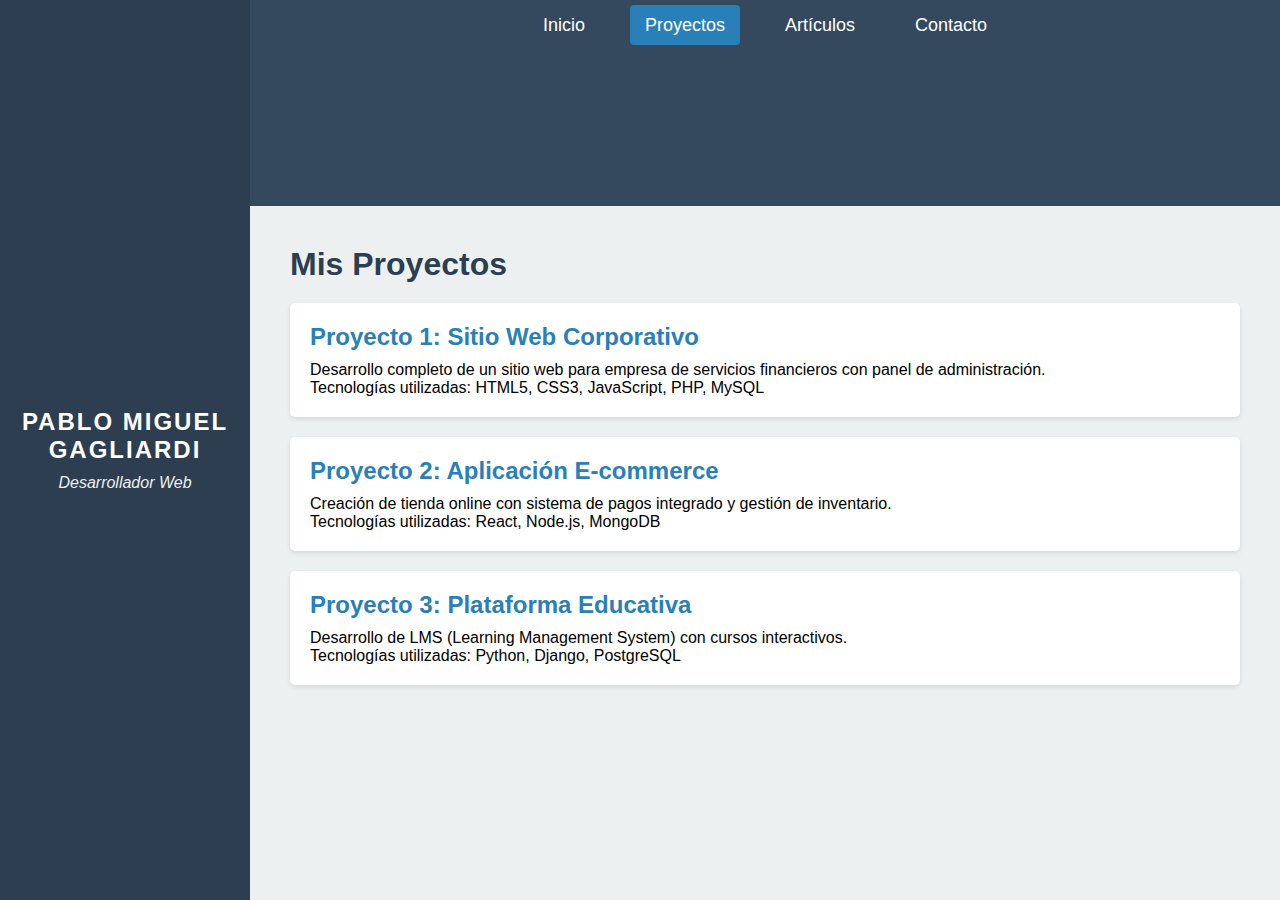
<file: proyectos.html>
<!DOCTYPE html>
<html lang="es">
<head>
    <meta charset="UTF-8">
    <meta name="viewport" content="width=device-width, initial-scale=1.0">
    <title>Pablo Miguel Gagliardi - Proyectos</title>
    <style>
        * {
            box-sizing: border-box;
            margin: 0;
            padding: 0;
        }
        
        body {
            font-family: 'Arial', sans-serif;
            display: grid;
            grid-template-columns: 250px 1fr;
            min-height: 100vh;
        }
        
        /* Barra lateral con nombre */
        .sidebar {
            background-color: #2c3e50;
            color: white;
            padding: 30px 20px;
            position: fixed;
            height: 100vh;
            width: 250px;
            display: flex;
            flex-direction: column;
            justify-content: center;
            align-items: center;
            text-align: center;
        }
        
        .nombre {
            font-size: 24px;
            font-weight: bold;
            margin-bottom: 10px;
            text-transform: uppercase;
            letter-spacing: 2px;
        }
        
        .profesion {
            font-size: 16px;
            color: #ecf0f1;
            font-style: italic;
        }
        
        /* Barra de navegación horizontal */
        nav {
            background-color: #34495e;
            grid-column: 2;
            width: 100%;
            padding: 15px 0;
            position: sticky;
            top: 0;
            z-index: 100;
        }
        
        nav ul {
            display: flex;
            justify-content: center;
            list-style: none;
        }
        
        nav li {
            margin: 0 15px;
        }
        
        nav a {
            color: white;
            text-decoration: none;
            font-size: 18px;
            padding: 10px 15px;
            border-radius: 4px;
            transition: all 0.3s ease;
        }
        
        nav a:hover {
            background-color: white;
            color: #34495e;
            font-weight: bold;
        }
        
        /* Contenido principal */
        .contenido {
            grid-column: 2;
            padding: 40px;
            background-color: #ecf0f1;
        }
        
        h1 {
            color: #2c3e50;
            margin-bottom: 20px;
        }
        
        .proyecto {
            background: white;
            padding: 20px;
            margin-bottom: 20px;
            border-radius: 5px;
            box-shadow: 0 2px 5px rgba(0,0,0,0.1);
        }
        
        .proyecto h2 {
            color: #2980b9;
            margin-bottom: 10px;
        }
        
        /* Estilo para la página activa */
        .active {
            background-color: #2980b9;
        }
    </style>
</head>
<body>
    <!-- Barra lateral con nombre -->
    <aside class="sidebar">
        <div class="nombre">Pablo Miguel Gagliardi</div>
        <div class="profesion">Desarrollador Web</div>
    </aside>
    
    <!-- Barra de navegación -->
    <nav>
        <ul>
            <li><a href="index.html">Inicio</a></li>
            <li><a href="proyectos.html" class="active">Proyectos</a></li>
            <li><a href="articulos.html">Artículos</a></li>
            <li><a href="contacto.html">Contacto</a></li>
        </ul>
    </nav>
    
    <!-- Contenido principal -->
    <main class="contenido">
        <h1>Mis Proyectos</h1>
        
        <div class="proyecto">
            <h2>Proyecto 1: Sitio Web Corporativo</h2>
            <p>Desarrollo completo de un sitio web para empresa de servicios financieros con panel de administración.</p>
            <p>Tecnologías utilizadas: HTML5, CSS3, JavaScript, PHP, MySQL</p>
        </div>
        
        <div class="proyecto">
            <h2>Proyecto 2: Aplicación E-commerce</h2>
            <p>Creación de tienda online con sistema de pagos integrado y gestión de inventario.</p>
            <p>Tecnologías utilizadas: React, Node.js, MongoDB</p>
        </div>
        
        <div class="proyecto">
            <h2>Proyecto 3: Plataforma Educativa</h2>
            <p>Desarrollo de LMS (Learning Management System) con cursos interactivos.</p>
            <p>Tecnologías utilizadas: Python, Django, PostgreSQL</p>
        </div>
    </main>
</body>
</html>
</file>
